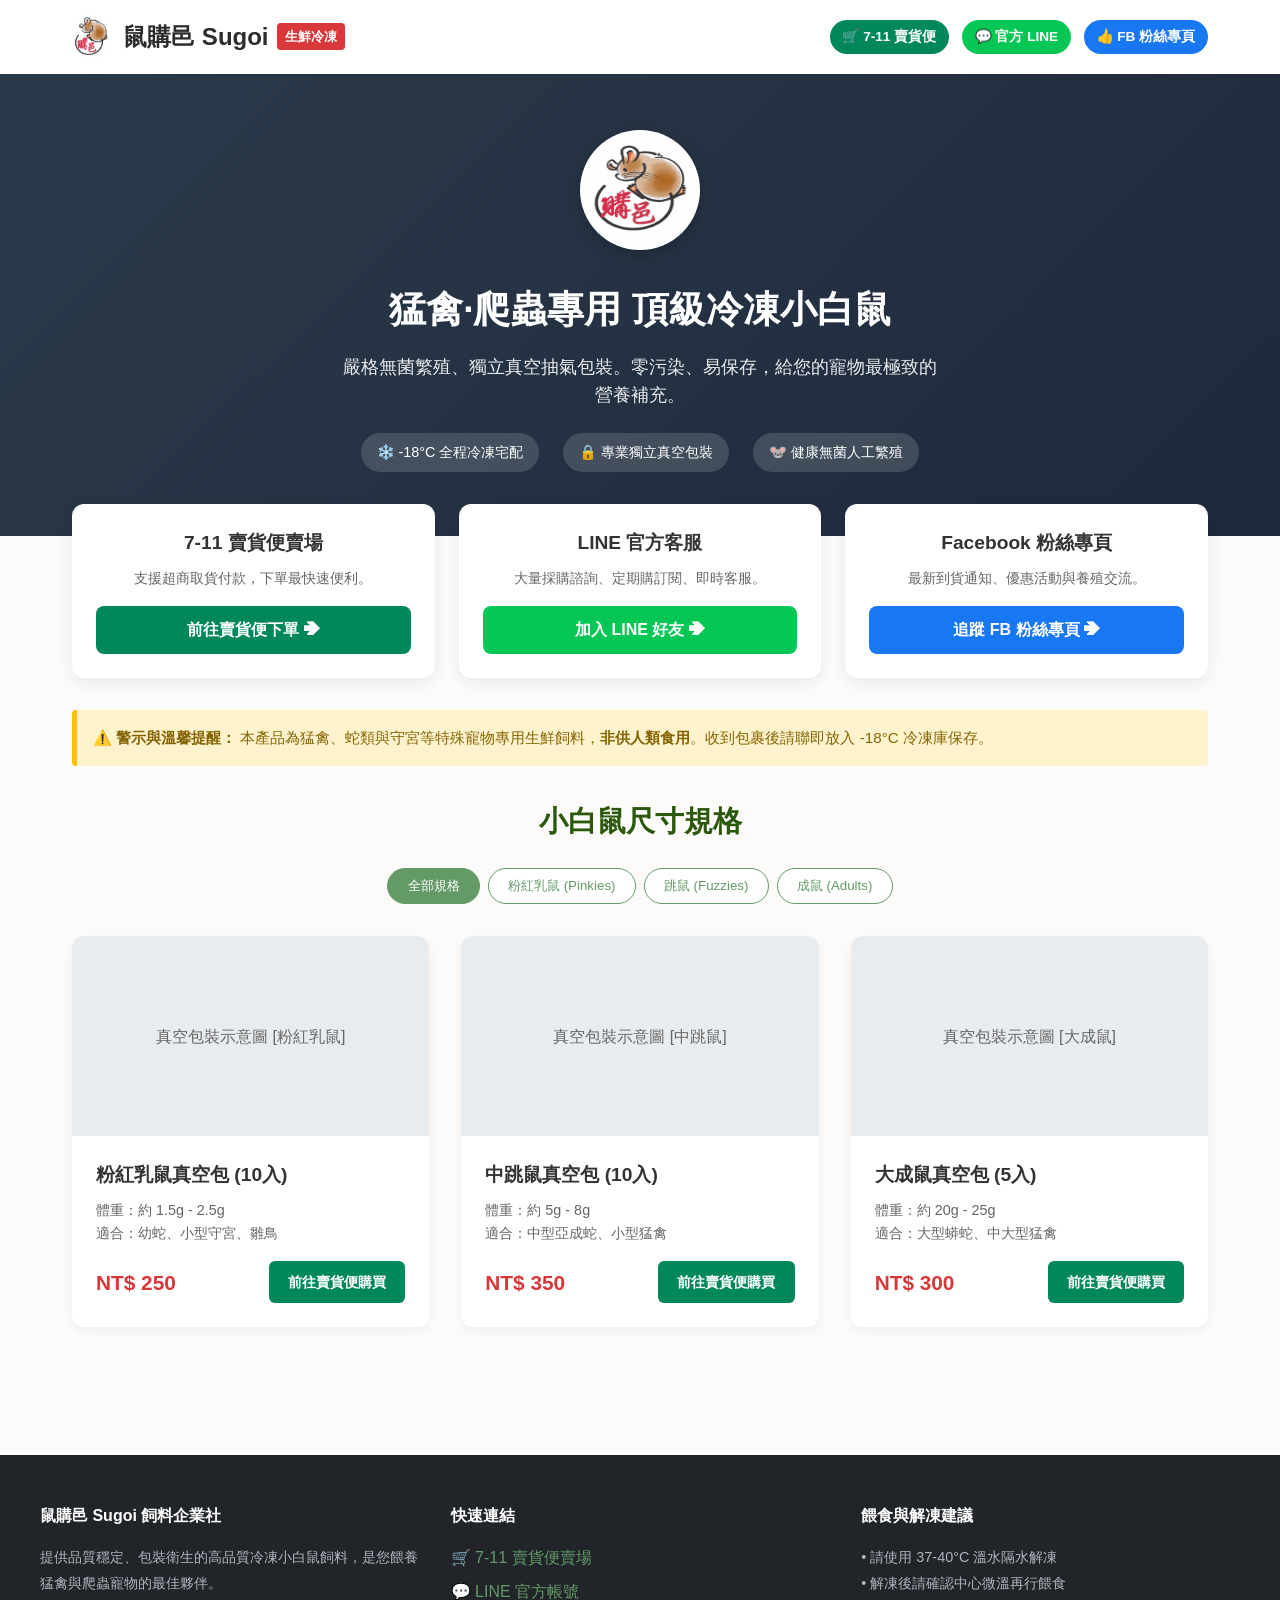
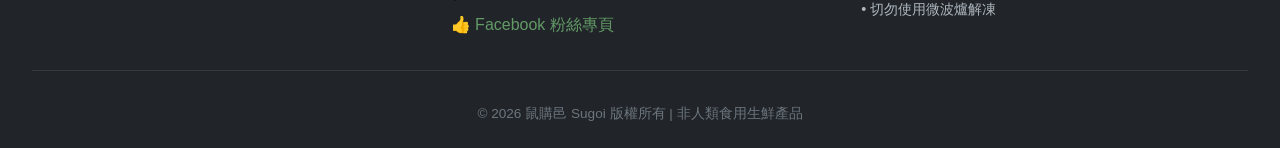
<file: main.html>
<!DOCTYPE html>
<html lang="zh-TW">
<head>
  <meta charset="UTF-8">
  <meta name="viewport" content="width=device-width, initial-scale=1.0">
  <title>鼠購邑 Sugoi | 專業冷凍小白鼠真空包專賣（猛禽·爬蟲飼料）</title>
  <style>
    :root {
      --primary-color: #2b580c;
      --secondary-color: #639a67;
      --accent-color: #d9383a; /* 採用 Logo 手寫字的紅色 */
      --line-color: #06c755;
      --fb-color: #1877f2;
      --myship-color: #00885a;
      --bg-color: #fcfbf9;
      --card-bg: #ffffff;
      --text-color: #333333;
      --text-muted: #666666;
    }

    * {
      box-sizing: border-box;
      margin: 0;
      padding: 0;
      font-family: -apple-system, BlinkMacSystemFont, "Segoe UI", Roboto, "Helvetica Neue", Arial, sans-serif;
    }

    body {
      background-color: var(--bg-color);
      color: var(--text-color);
      line-height: 1.6;
    }

    /* Header & Navigation */
    header {
      background-color: #ffffff;
      box-shadow: 0 2px 5px rgba(0,0,0,0.05);
      position: sticky;
      top: 0;
      z-index: 100;
    }

    .nav-container {
      max-width: 1200px;
      margin: 0 auto;
      display: flex;
      justify-content: space-between;
      align-items: center;
      padding: 0.8rem 2rem;
    }

    .logo {
      display: flex;
      align-items: center;
      gap: 0.8rem;
      text-decoration: none;
    }

    .logo-img {
      height: 48px;
      width: auto;
      border-radius: 50%;
    }

    .logo-text {
      font-size: 1.5rem;
      font-weight: bold;
      color: #2c2c2c;
      display: flex;
      align-items: center;
      gap: 0.5rem;
    }

    .logo-tag {
      font-size: 0.8rem;
      background-color: var(--accent-color);
      color: white;
      padding: 0.2rem 0.5rem;
      border-radius: 4px;
    }

    .nav-socials {
      display: flex;
      gap: 0.8rem;
    }

    .btn-link-sm {
      text-decoration: none;
      font-size: 0.85rem;
      font-weight: bold;
      padding: 0.4rem 0.8rem;
      border-radius: 20px;
      color: white;
      display: inline-flex;
      align-items: center;
      gap: 0.3rem;
      transition: opacity 0.2s;
    }

    .btn-link-sm:hover {
      opacity: 0.85;
    }

    .btn-myship { background-color: var(--myship-color); }
    .btn-line { background-color: var(--line-color); }
    .btn-fb { background-color: var(--fb-color); }

    /* Hero Section */
    .hero {
      background: linear-gradient(135deg, #2b3a4a 0%, #1e293b 100%);
      color: white;
      text-align: center;
      padding: 3.5rem 2rem 4rem;
    }

    .hero-logo-wrapper {
      margin-bottom: 1.5rem;
    }

    .hero-logo {
      width: 120px;
      height: 120px;
      background: white;
      border-radius: 50%;
      padding: 6px;
      box-shadow: 0 4px 15px rgba(0,0,0,0.2);
    }

    .hero h1 {
      font-size: 2.3rem;
      margin-bottom: 0.8rem;
    }

    .hero p {
      font-size: 1.1rem;
      opacity: 0.9;
      max-width: 600px;
      margin: 0 auto 1.5rem;
    }

    /* Channel Banner Section */
    .channel-section {
      max-width: 1200px;
      margin: -2rem auto 2rem;
      padding: 0 2rem;
      position: relative;
      z-index: 10;
    }

    .channel-grid {
      display: grid;
      grid-template-columns: repeat(auto-fit, minmax(260px, 1fr));
      gap: 1.5rem;
    }

    .channel-card {
      background: white;
      border-radius: 12px;
      padding: 1.5rem;
      text-align: center;
      box-shadow: 0 4px 15px rgba(0,0,0,0.08);
      display: flex;
      flex-direction: column;
      align-items: center;
      justify-content: space-between;
    }

    .channel-card h3 {
      font-size: 1.2rem;
      margin-bottom: 0.5rem;
    }

    .channel-card p {
      font-size: 0.9rem;
      color: var(--text-muted);
      margin-bottom: 1rem;
    }

    .btn-channel {
      display: block;
      width: 100%;
      padding: 0.7rem;
      border-radius: 8px;
      color: white;
      text-decoration: none;
      font-weight: bold;
      transition: opacity 0.2s;
    }

    .btn-channel:hover {
      opacity: 0.9;
    }

    /* Trust Badges */
    .trust-badges {
      display: flex;
      justify-content: center;
      gap: 1.5rem;
      flex-wrap: wrap;
      margin-top: 1rem;
    }

    .badge {
      background-color: rgba(255, 255, 255, 0.15);
      padding: 0.5rem 1rem;
      border-radius: 20px;
      font-size: 0.9rem;
      backdrop-filter: blur(5px);
    }

    /* Warning Banner */
    .warning-banner {
      background-color: #fff3cd;
      border-left: 5px solid #ffc107;
      color: #856404;
      padding: 1rem;
      max-width: 1200px;
      margin: 2rem auto;
      border-radius: 4px;
      font-size: 0.95rem;
    }

    /* Products Section */
    .main-container {
      max-width: 1200px;
      margin: 0 auto;
      padding: 0 2rem 4rem;
    }

    .section-title {
      font-size: 1.8rem;
      color: var(--primary-color);
      margin-bottom: 1.5rem;
      text-align: center;
    }

    .filter-tags {
      display: flex;
      justify-content: center;
      gap: 0.5rem;
      margin-bottom: 2rem;
    }

    .tag-btn {
      border: 1px solid var(--secondary-color);
      background: white;
      color: var(--secondary-color);
      padding: 0.5rem 1.2rem;
      border-radius: 20px;
      cursor: pointer;
      transition: all 0.2s;
    }

    .tag-btn.active, .tag-btn:hover {
      background-color: var(--secondary-color);
      color: white;
    }

    .product-grid {
      display: grid;
      grid-template-columns: repeat(auto-fill, minmax(280px, 1fr));
      gap: 2rem;
    }

    .product-card {
      background: var(--card-bg);
      border-radius: 12px;
      overflow: hidden;
      box-shadow: 0 4px 12px rgba(0,0,0,0.05);
      transition: transform 0.2s;
      display: flex;
      flex-direction: column;
    }

    .product-card:hover {
      transform: translateY(-5px);
    }

    .product-img {
      width: 100%;
      height: 200px;
      background-color: #e9ecef;
      display: flex;
      align-items: center;
      justify-content: center;
      color: var(--text-muted);
    }

    .product-info {
      padding: 1.5rem;
      display: flex;
      flex-direction: column;
      flex-grow: 1;
    }

    .product-title {
      font-size: 1.2rem;
      font-weight: bold;
      margin-bottom: 0.5rem;
    }

    .product-desc {
      font-size: 0.9rem;
      color: var(--text-muted);
      margin-bottom: 1rem;
      flex-grow: 1;
    }

    .product-meta {
      display: flex;
      justify-content: space-between;
      align-items: center;
      margin-top: auto;
    }

    .product-price {
      font-size: 1.3rem;
      font-weight: bold;
      color: var(--accent-color);
    }

    .btn-buy-link {
      background-color: var(--myship-color);
      color: white;
      text-decoration: none;
      padding: 0.6rem 1.2rem;
      border-radius: 6px;
      font-weight: bold;
      font-size: 0.9rem;
    }

    /* Footer */
    footer {
      background-color: #212529;
      color: white;
      padding: 3rem 2rem 1.5rem;
      margin-top: 4rem;
    }

    .footer-content {
      max-width: 1200px;
      margin: 0 auto;
      display: grid;
      grid-template-columns: repeat(auto-fit, minmax(250px, 1fr));
      gap: 2rem;
      margin-bottom: 2rem;
    }

    .footer-section h4 {
      margin-bottom: 1rem;
      color: #ffffff;
    }

    .footer-section p, .footer-section li {
      font-size: 0.9rem;
      color: #adb5bd;
      line-height: 1.8;
      list-style: none;
    }

    .footer-links {
      display: flex;
      flex-direction: column;
      gap: 0.5rem;
    }

    .footer-links a {
      color: #639a67;
      text-decoration: none;
    }

    .footer-links a:hover {
      text-decoration: underline;
    }

    .copyright {
      text-align: center;
      padding-top: 2rem;
      border-top: 1px solid #343a40;
      color: #6c757d;
      font-size: 0.85rem;
    }

    @media (max-width: 768px) {
      .nav-container {
        flex-direction: column;
        gap: 1rem;
      }
    }
  </style>
</head>
<body>

  <header>
    <div class="nav-container">
      <div class="logo">
        <!-- 請將 logo.jpg 替換為您的圖片檔案路徑 -->
        <img src="logo.jpg" alt="鼠購邑商標" class="logo-img">
        <span class="logo-text">
          鼠購邑 Sugoi
          <span class="logo-tag">生鮮冷凍</span>
        </span>
      </div>
      <!-- 快捷選單 -->
      <div class="nav-socials">
        <a href="https://myship.7-11.com.tw/" target="_blank" class="btn-link-sm btn-myship">🛒 7-11 賣貨便</a>
        <a href="https://lin.ee/vz9fBMV" target="_blank" class="btn-link-sm btn-line">💬 官方 LINE</a>
        <a href="https://www.facebook.com/profile.php?id=61593536202782" target="_blank" class="btn-link-sm btn-fb">👍 FB 粉絲專頁</a>
      </div>
    </div>
  </header>

  <section class="hero">
    <div class="hero-logo-wrapper">
      <!-- 大型首頁 Logo 展示 -->
      <img src="logo.jpg" alt="鼠購邑 Logo" class="hero-logo">
    </div>
    <h1>猛禽·爬蟲專用 頂級冷凍小白鼠</h1>
    <p>嚴格無菌繁殖、獨立真空抽氣包裝。零污染、易保存，給您的寵物最極致的營養補充。</p>
    
    <div class="trust-badges">
      <span class="badge">❄️ -18°C 全程冷凍宅配</span>
      <span class="badge">🔒 專業獨立真空包裝</span>
      <span class="badge">🐭 健康無菌人工繁殖</span>
    </div>
  </section>

  <!-- 賣場與社群主要按鈕區塊 -->
  <div class="channel-section">
    <div class="channel-grid">
      <!-- 賣貨便 -->
      <div class="channel-card">
        <div>
          <h3>7-11 賣貨便賣場</h3>
          <p>支援超商取貨付款，下單最快速便利。</p>
        </div>
        <a href="https://myship.7-11.com.tw/" target="_blank" class="btn-channel btn-myship">前往賣貨便下單 ➔</a>
      </div>

      <!-- 官方 LINE -->
      <div class="channel-card">
        <div>
          <h3>LINE 官方客服</h3>
          <p>大量採購諮詢、定期購訂閱、即時客服。</p>
        </div>
        <a href="https://lin.ee/vz9fBMV" target="_blank" class="btn-channel btn-line">加入 LINE 好友 ➔</a>
      </div>

      <!-- FB 粉專 -->
      <div class="channel-card">
        <div>
          <h3>Facebook 粉絲專頁</h3>
          <p>最新到貨通知、優惠活動與養殖交流。</p>
        </div>
        <a href="https://www.facebook.com/profile.php?id=61593536202782" target="_blank" class="btn-channel btn-fb">追蹤 FB 粉絲專頁 ➔</a>
      </div>
    </div>
  </div>

  <div class="main-container">
    <div class="warning-banner">
      <strong>⚠️ 警示與溫馨提醒：</strong>
      本產品為猛禽、蛇類與守宮等特殊寵物專用生鮮飼料，<strong>非供人類食用</strong>。收到包裹後請聯即放入 -18°C 冷凍庫保存。
    </div>

    <h2 class="section-title">小白鼠尺寸規格</h2>

    <div class="filter-tags">
      <button class="tag-btn active">全部規格</button>
      <button class="tag-btn">粉紅乳鼠 (Pinkies)</button>
      <button class="tag-btn">跳鼠 (Fuzzies)</button>
      <button class="tag-btn">成鼠 (Adults)</button>
    </div>

    <div class="product-grid">
      <!-- Product 1 -->
      <div class="product-card">
        <div class="product-img">真空包裝示意圖 [粉紅乳鼠]</div>
        <div class="product-info">
          <div class="product-title">粉紅乳鼠真空包 (10入)</div>
          <div class="product-desc">體重：約 1.5g - 2.5g<br>適合：幼蛇、小型守宮、雛鳥</div>
          <div class="product-meta">
            <span class="product-price">NT$ 250</span>
            <a href="https://myship.7-11.com.tw/" target="_blank" class="btn-buy-link">前往賣貨便購買</a>
          </div>
        </div>
      </div>

      <!-- Product 2 -->
      <div class="product-card">
        <div class="product-img">真空包裝示意圖 [中跳鼠]</div>
        <div class="product-info">
          <div class="product-title">中跳鼠真空包 (10入)</div>
          <div class="product-desc">體重：約 5g - 8g<br>適合：中型亞成蛇、小型猛禽</div>
          <div class="product-meta">
            <span class="product-price">NT$ 350</span>
            <a href="https://myship.7-11.com.tw/" target="_blank" class="btn-buy-link">前往賣貨便購買</a>
          </div>
        </div>
      </div>

      <!-- Product 3 -->
      <div class="product-card">
        <div class="product-img">真空包裝示意圖 [大成鼠]</div>
        <div class="product-info">
          <div class="product-title">大成鼠真空包 (5入)</div>
          <div class="product-desc">體重：約 20g - 25g<br>適合：大型蟒蛇、中大型猛禽</div>
          <div class="product-meta">
            <span class="product-price">NT$ 300</span>
            <a href="https://myship.7-11.com.tw/" target="_blank" class="btn-buy-link">前往賣貨便購買</a>
          </div>
        </div>
      </div>
    </div>
  </div>

  <footer>
    <div class="footer-content">
      <div class="footer-section">
        <h4>鼠購邑 Sugoi 飼料企業社</h4>
        <p>提供品質穩定、包裝衛生的高品質冷凍小白鼠飼料，是您餵養猛禽與爬蟲寵物的最佳夥伴。</p>
      </div>
      <div class="footer-section">
        <h4>快速連結</h4>
        <div class="footer-links">
          <a href="https://myship.7-11.com.tw/" target="_blank">🛒 7-11 賣貨便賣場</a>
          <a href="https://lin.ee/vz9fBMV" target="_blank">💬 LINE 官方帳號</a>
          <a href="https://www.facebook.com/profile.php?id=61593536202782" target="_blank">👍 Facebook 粉絲專頁</a>
        </div>
      </div>
      <div class="footer-section">
        <h4>餵食與解凍建議</h4>
        <ul>
          <li>• 請使用 37-40°C 溫水隔水解凍</li>
          <li>• 解凍後請確認中心微溫再行餵食</li>
          <li>• 切勿使用微波爐解凍</li>
        </ul>
      </div>
    </div>
    <div class="copyright">
      &copy; 2026 鼠購邑 Sugoi 版權所有 | 非人類食用生鮮產品
    </div>
  </footer>

</body>
</html>
</file>
